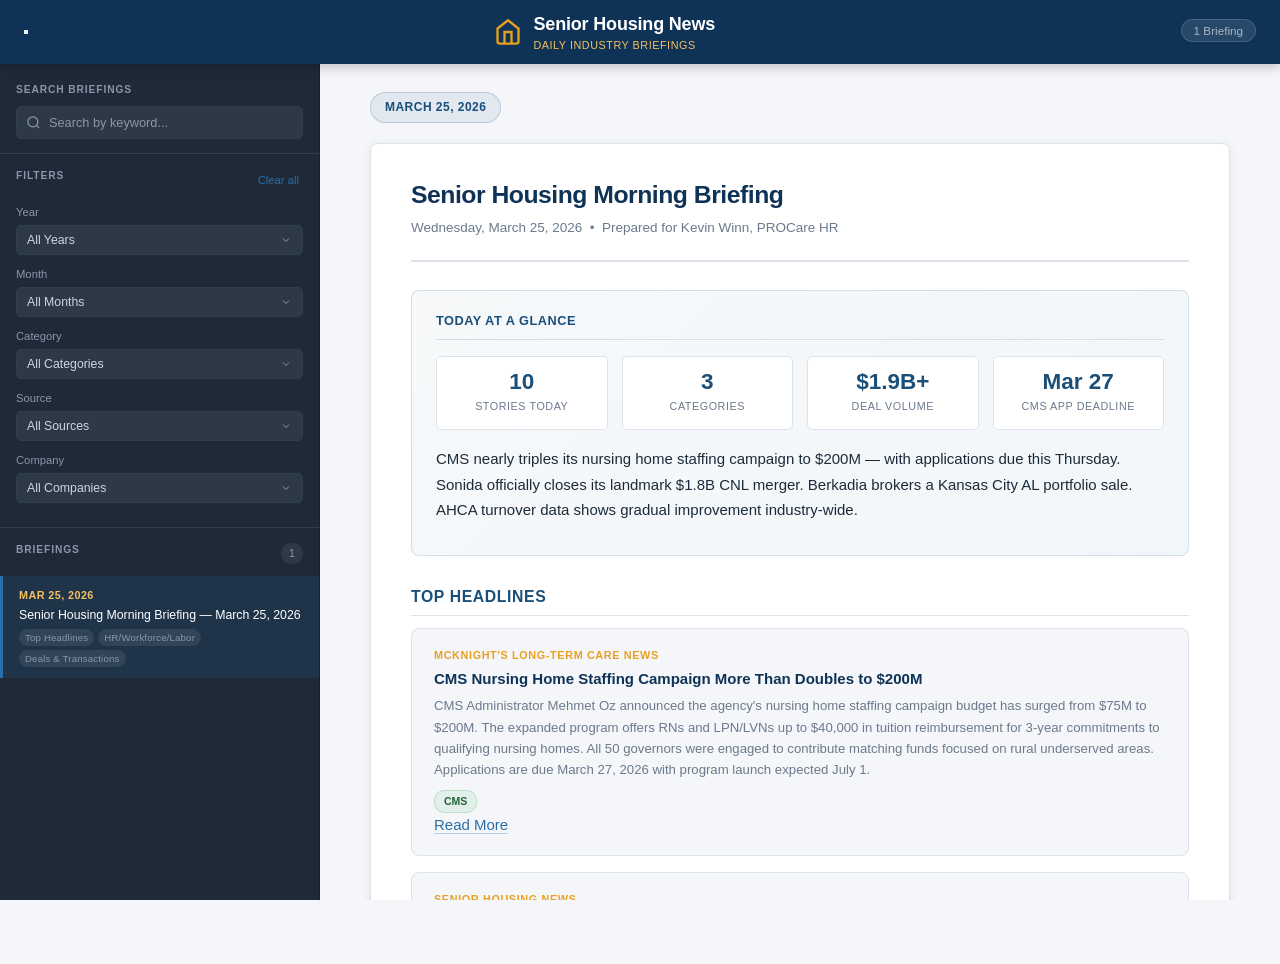
<file: index.html>
<!DOCTYPE html>
<html lang="en">
<head>
  <meta charset="UTF-8" />
  <meta name="viewport" content="width=device-width, initial-scale=1.0" />
  <title>Senior Housing News Daily Briefings</title>
  <link rel="stylesheet" href="styles.css" />
</head>
<body>

  <header class="site-header">
    <div class="header-inner">
      <button class="sidebar-toggle" id="sidebar-toggle" aria-label="Toggle sidebar" aria-expanded="false" aria-controls="sidebar">
        <span class="burger-bar"></span>
        <span class="burger-bar"></span>
        <span class="burger-bar"></span>
      </button>
      <div class="header-brand">
        <svg class="header-icon" viewBox="0 0 24 24" fill="none" stroke="currentColor" stroke-width="2">
          <path d="M3 9l9-7 9 7v11a2 2 0 0 1-2 2H5a2 2 0 0 1-2-2z"/>
          <polyline points="9 22 9 12 15 12 15 22"/>
        </svg>
        <div>
          <h1>Senior Housing News</h1>
          <span class="header-subtitle">Daily Industry Briefings</span>
        </div>
      </div>
      <div class="header-meta" id="header-meta">
        <span class="briefing-count" id="briefing-count">Loading...</span>
      </div>
    </div>
  </header>

  <div class="sidebar-overlay" id="sidebar-overlay" aria-hidden="true"></div>

  <div class="app-layout">

    <!-- Sidebar -->
    <aside class="sidebar" id="sidebar">

      <div class="sidebar-search">
        <label class="sidebar-section-label">Search Briefings</label>
        <div class="search-input-wrap">
          <svg class="search-icon" viewBox="0 0 24 24" fill="none" stroke="currentColor" stroke-width="2">
            <circle cx="11" cy="11" r="8"/><line x1="21" y1="21" x2="16.65" y2="16.65"/>
          </svg>
          <input type="text" id="search-input" placeholder="Search by keyword..." autocomplete="off" />
          <button class="search-clear" id="search-clear" title="Clear search" aria-label="Clear search">&times;</button>
        </div>
      </div>

      <div class="sidebar-filters">
        <div class="filters-header">
          <label class="sidebar-section-label">Filters</label>
          <button class="clear-filters-btn" id="clear-filters-btn">Clear all</button>
        </div>

        <div class="filter-group">
          <label class="filter-label" for="filter-year">Year</label>
          <select id="filter-year">
            <option value="">All Years</option>
          </select>
        </div>

        <div class="filter-group">
          <label class="filter-label" for="filter-month">Month</label>
          <select id="filter-month">
            <option value="">All Months</option>
            <option value="01">January</option>
            <option value="02">February</option>
            <option value="03">March</option>
            <option value="04">April</option>
            <option value="05">May</option>
            <option value="06">June</option>
            <option value="07">July</option>
            <option value="08">August</option>
            <option value="09">September</option>
            <option value="10">October</option>
            <option value="11">November</option>
            <option value="12">December</option>
          </select>
        </div>

        <div class="filter-group">
          <label class="filter-label" for="filter-category">Category</label>
          <select id="filter-category">
            <option value="">All Categories</option>
          </select>
        </div>

        <div class="filter-group">
          <label class="filter-label" for="filter-source">Source</label>
          <select id="filter-source">
            <option value="">All Sources</option>
          </select>
        </div>

        <div class="filter-group">
          <label class="filter-label" for="filter-company">Company</label>
          <select id="filter-company">
            <option value="">All Companies</option>
          </select>
        </div>
      </div>

      <div class="sidebar-list-section">
        <div class="sidebar-list-header">
          <label class="sidebar-section-label">Briefings</label>
          <span class="results-count" id="results-count"></span>
        </div>
        <ul class="briefings-list" id="briefings-list">
          <li class="list-loading">Loading briefings...</li>
        </ul>
      </div>

    </aside>

    <!-- Main content -->
    <main class="main-content" id="main-content">
      <div class="content-loading" id="content-loading">
        <div class="spinner"></div>
        <p>Loading briefing...</p>
      </div>
      <div class="briefing-container" id="briefing-container" style="display:none;">
        <div class="briefing-header-bar">
          <div class="briefing-date-badge" id="briefing-date-badge"></div>
        </div>
        <div class="briefing-body" id="briefing-body"></div>
        <div class="briefing-tags-footer" id="briefing-tags-footer">
          <span class="tags-footer-label">Filter by tag:</span>
          <div class="briefing-tags" id="briefing-tags"></div>
        </div>
      </div>
      <div class="empty-state" id="empty-state" style="display:none;">
        <svg viewBox="0 0 24 24" fill="none" stroke="currentColor" stroke-width="1.5">
          <path d="M9 12h6m-6 4h6m2 5H7a2 2 0 01-2-2V5a2 2 0 012-2h5.586a1 1 0 01.707.293l5.414 5.414a1 1 0 01.293.707V19a2 2 0 01-2 2z"/>
        </svg>
        <h3>No briefings found</h3>
        <p>Try adjusting your filters or search query.</p>
        <button class="btn-reset" id="btn-reset-empty">Reset filters</button>
      </div>
    </main>

  </div>

  <script src="app.js"></script>
</body>
</html>
</file>
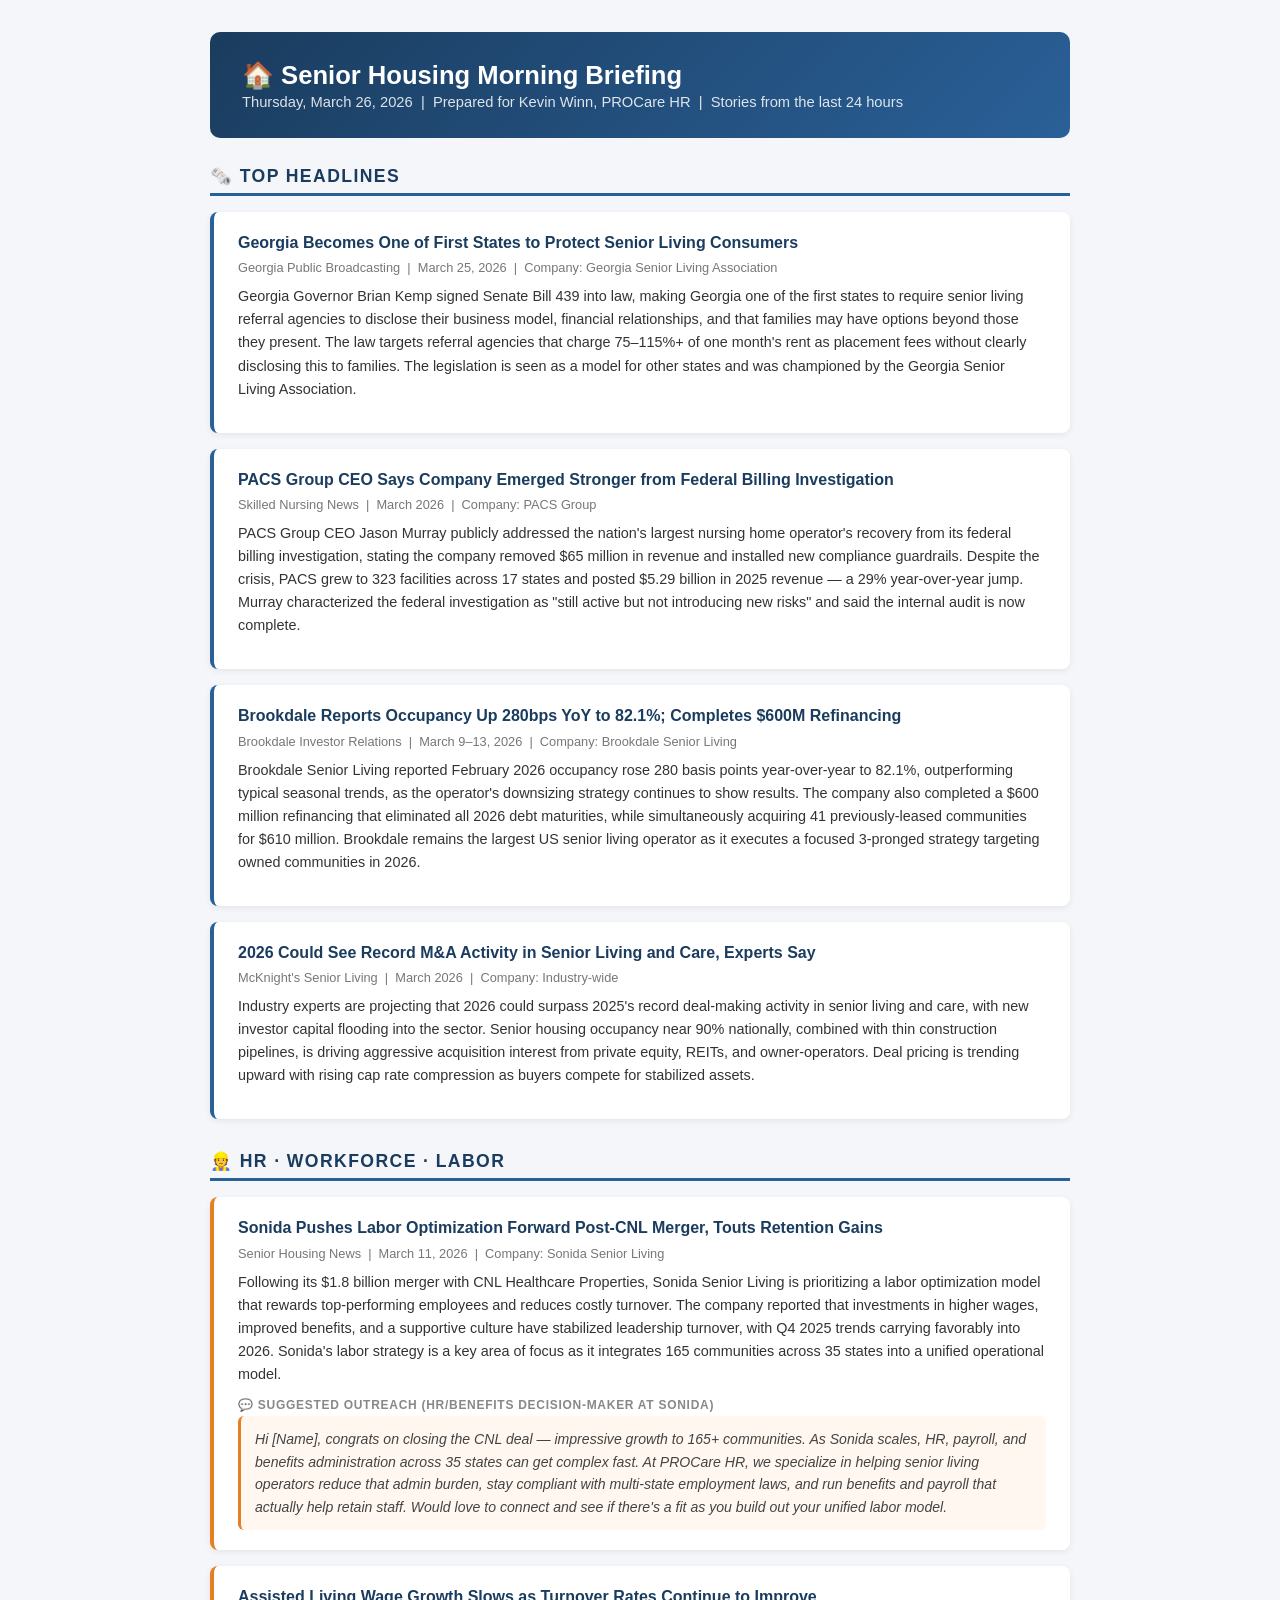
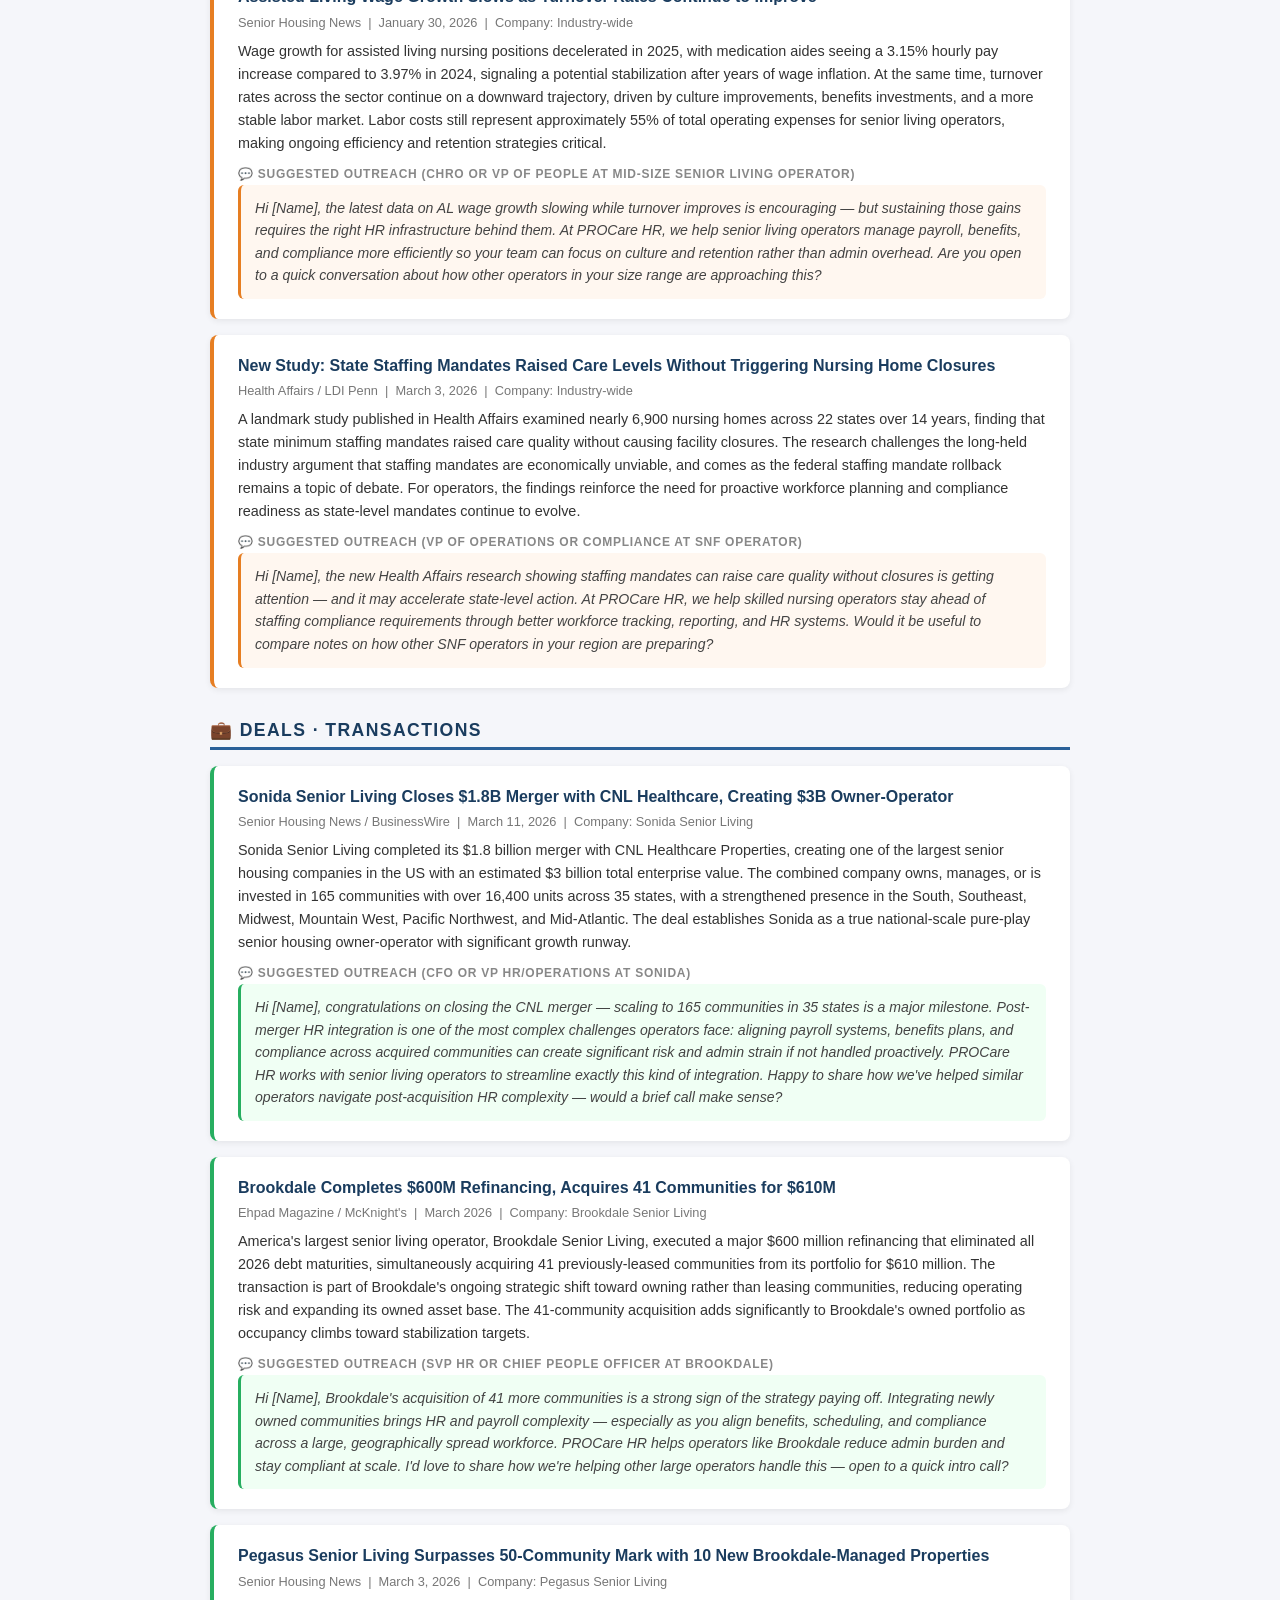
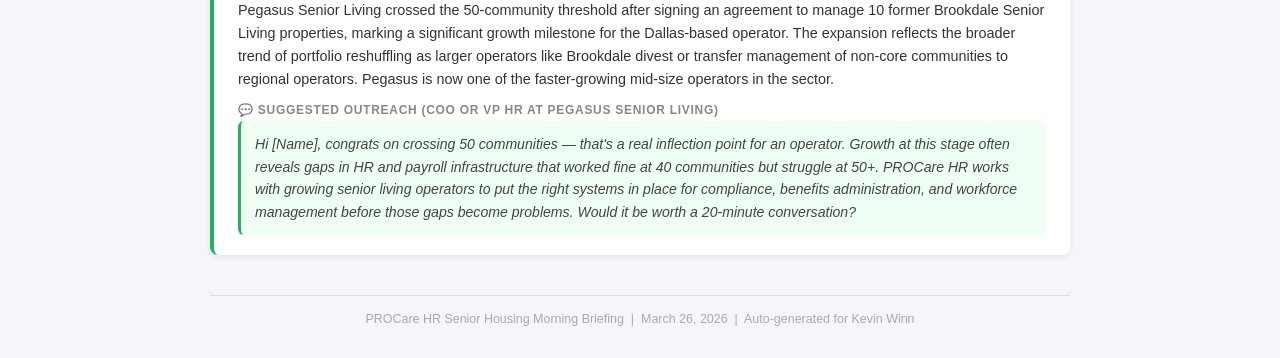
<file: briefings/briefing-2026-03-26.html>
<!DOCTYPE html>
<html lang="en">
<head>
  <meta charset="UTF-8" />
  <meta name="viewport" content="width=device-width, initial-scale=1.0" />
  <title>Senior Housing Morning Briefing — March 26, 2026</title>
  <style>
    * { box-sizing: border-box; margin: 0; padding: 0; }
    body {
      font-family: -apple-system, BlinkMacSystemFont, "Segoe UI", Roboto, Helvetica, Arial, sans-serif;
      background: #f5f6fa;
      color: #222;
      padding: 32px 20px;
    }
    .container { max-width: 860px; margin: 0 auto; }
    header {
      background: linear-gradient(135deg, #1a3c5e 0%, #2a6098 100%);
      color: #fff;
      padding: 28px 32px;
      border-radius: 10px;
      margin-bottom: 28px;
    }
    header h1 { font-size: 1.6rem; font-weight: 700; margin-bottom: 4px; }
    header p { font-size: 0.92rem; opacity: 0.85; }
    .section { margin-bottom: 32px; }
    .section-title {
      font-size: 1.1rem;
      font-weight: 700;
      text-transform: uppercase;
      letter-spacing: 0.08em;
      color: #1a3c5e;
      border-bottom: 3px solid #2a6098;
      padding-bottom: 6px;
      margin-bottom: 16px;
    }
    .card {
      background: #fff;
      border-radius: 8px;
      padding: 20px 24px;
      margin-bottom: 16px;
      box-shadow: 0 2px 6px rgba(0,0,0,0.07);
      border-left: 4px solid #2a6098;
    }
    .card.hr { border-left-color: #e67e22; }
    .card.deal { border-left-color: #27ae60; }
    .card h3 { font-size: 1rem; font-weight: 700; margin-bottom: 6px; line-height: 1.4; }
    .card h3 a { color: #1a3c5e; text-decoration: none; }
    .card h3 a:hover { text-decoration: underline; }
    .meta { font-size: 0.8rem; color: #777; margin-bottom: 10px; }
    .summary { font-size: 0.9rem; line-height: 1.6; color: #333; margin-bottom: 12px; }
    .outreach-label {
      font-size: 0.75rem;
      font-weight: 700;
      text-transform: uppercase;
      letter-spacing: 0.06em;
      color: #888;
      margin-bottom: 4px;
    }
    .outreach {
      font-size: 0.88rem;
      line-height: 1.6;
      color: #444;
      background: #f0f7ff;
      border-radius: 6px;
      padding: 12px 14px;
      border-left: 3px solid #2a6098;
      font-style: italic;
    }
    .outreach.hr-outreach { background: #fff7f0; border-left-color: #e67e22; }
    .outreach.deal-outreach { background: #f0fff4; border-left-color: #27ae60; }
    .nothing { color: #999; font-style: italic; font-size: 0.9rem; padding: 12px 0; }
    footer {
      text-align: center;
      font-size: 0.78rem;
      color: #aaa;
      margin-top: 40px;
      padding-top: 16px;
      border-top: 1px solid #e0e0e0;
    }
  </style>
</head>
<body>
<div class="container">

  <header>
    <h1>🏠 Senior Housing Morning Briefing</h1>
    <p>Thursday, March 26, 2026 &nbsp;|&nbsp; Prepared for Kevin Winn, PROCare HR &nbsp;|&nbsp; Stories from the last 24 hours</p>
  </header>

  <!-- TOP HEADLINES -->
  <div class="section">
    <div class="section-title">🗞️ Top Headlines</div>

    <div class="card">
      <h3><a href="https://www.gpb.org/news/2026/03/25/georgia-one-of-the-first-states-law-protecting-people-seeking-senior-living" target="_blank">Georgia Becomes One of First States to Protect Senior Living Consumers</a></h3>
      <div class="meta">Georgia Public Broadcasting &nbsp;|&nbsp; March 25, 2026 &nbsp;|&nbsp; Company: Georgia Senior Living Association</div>
      <div class="summary">Georgia Governor Brian Kemp signed Senate Bill 439 into law, making Georgia one of the first states to require senior living referral agencies to disclose their business model, financial relationships, and that families may have options beyond those they present. The law targets referral agencies that charge 75–115%+ of one month's rent as placement fees without clearly disclosing this to families. The legislation is seen as a model for other states and was championed by the Georgia Senior Living Association.</div>
    </div>

    <div class="card">
      <h3><a href="https://skillednursingnews.com/2026/03/time-of-crisis-nursing-home-giant-pacs-ceo-on-emerging-stronger-from-a-federal-investigation/" target="_blank">PACS Group CEO Says Company Emerged Stronger from Federal Billing Investigation</a></h3>
      <div class="meta">Skilled Nursing News &nbsp;|&nbsp; March 2026 &nbsp;|&nbsp; Company: PACS Group</div>
      <div class="summary">PACS Group CEO Jason Murray publicly addressed the nation's largest nursing home operator's recovery from its federal billing investigation, stating the company removed $65 million in revenue and installed new compliance guardrails. Despite the crisis, PACS grew to 323 facilities across 17 states and posted $5.29 billion in 2025 revenue — a 29% year-over-year jump. Murray characterized the federal investigation as "still active but not introducing new risks" and said the internal audit is now complete.</div>
    </div>

    <div class="card">
      <h3><a href="https://brookdaleinvestors.com/news/news-details/2026/Brookdale-Reports-February-2026-Occupancy/default.aspx" target="_blank">Brookdale Reports Occupancy Up 280bps YoY to 82.1%; Completes $600M Refinancing</a></h3>
      <div class="meta">Brookdale Investor Relations &nbsp;|&nbsp; March 9–13, 2026 &nbsp;|&nbsp; Company: Brookdale Senior Living</div>
      <div class="summary">Brookdale Senior Living reported February 2026 occupancy rose 280 basis points year-over-year to 82.1%, outperforming typical seasonal trends, as the operator's downsizing strategy continues to show results. The company also completed a $600 million refinancing that eliminated all 2026 debt maturities, while simultaneously acquiring 41 previously-leased communities for $610 million. Brookdale remains the largest US senior living operator as it executes a focused 3-pronged strategy targeting owned communities in 2026.</div>
    </div>

    <div class="card">
      <h3><a href="https://www.mcknightsseniorliving.com/news/2026-could-see-record-acquisitions-in-senior-living-and-care-experts-say/" target="_blank">2026 Could See Record M&amp;A Activity in Senior Living and Care, Experts Say</a></h3>
      <div class="meta">McKnight's Senior Living &nbsp;|&nbsp; March 2026 &nbsp;|&nbsp; Company: Industry-wide</div>
      <div class="summary">Industry experts are projecting that 2026 could surpass 2025's record deal-making activity in senior living and care, with new investor capital flooding into the sector. Senior housing occupancy near 90% nationally, combined with thin construction pipelines, is driving aggressive acquisition interest from private equity, REITs, and owner-operators. Deal pricing is trending upward with rising cap rate compression as buyers compete for stabilized assets.</div>
    </div>

  </div>

  <!-- HR / WORKFORCE / LABOR -->
  <div class="section">
    <div class="section-title">👷 HR · Workforce · Labor</div>

    <div class="card hr">
      <h3><a href="https://seniorhousingnews.com/2026/03/11/quite-the-journey-sonida-closes-1-8m-cnl-deal-pushes-labor-optimization-forward/" target="_blank">Sonida Pushes Labor Optimization Forward Post-CNL Merger, Touts Retention Gains</a></h3>
      <div class="meta">Senior Housing News &nbsp;|&nbsp; March 11, 2026 &nbsp;|&nbsp; Company: Sonida Senior Living</div>
      <div class="summary">Following its $1.8 billion merger with CNL Healthcare Properties, Sonida Senior Living is prioritizing a labor optimization model that rewards top-performing employees and reduces costly turnover. The company reported that investments in higher wages, improved benefits, and a supportive culture have stabilized leadership turnover, with Q4 2025 trends carrying favorably into 2026. Sonida's labor strategy is a key area of focus as it integrates 165 communities across 35 states into a unified operational model.</div>
      <div class="outreach-label">💬 Suggested Outreach (HR/Benefits Decision-Maker at Sonida)</div>
      <div class="outreach hr-outreach">Hi [Name], congrats on closing the CNL deal — impressive growth to 165+ communities. As Sonida scales, HR, payroll, and benefits administration across 35 states can get complex fast. At PROCare HR, we specialize in helping senior living operators reduce that admin burden, stay compliant with multi-state employment laws, and run benefits and payroll that actually help retain staff. Would love to connect and see if there's a fit as you build out your unified labor model.</div>
    </div>

    <div class="card hr">
      <h3><a href="https://seniorhousingnews.com/2026/01/30/assisted-living-wage-growth-slows-turnover-improving/" target="_blank">Assisted Living Wage Growth Slows as Turnover Rates Continue to Improve</a></h3>
      <div class="meta">Senior Housing News &nbsp;|&nbsp; January 30, 2026 &nbsp;|&nbsp; Company: Industry-wide</div>
      <div class="summary">Wage growth for assisted living nursing positions decelerated in 2025, with medication aides seeing a 3.15% hourly pay increase compared to 3.97% in 2024, signaling a potential stabilization after years of wage inflation. At the same time, turnover rates across the sector continue on a downward trajectory, driven by culture improvements, benefits investments, and a more stable labor market. Labor costs still represent approximately 55% of total operating expenses for senior living operators, making ongoing efficiency and retention strategies critical.</div>
      <div class="outreach-label">💬 Suggested Outreach (CHRO or VP of People at mid-size senior living operator)</div>
      <div class="outreach hr-outreach">Hi [Name], the latest data on AL wage growth slowing while turnover improves is encouraging — but sustaining those gains requires the right HR infrastructure behind them. At PROCare HR, we help senior living operators manage payroll, benefits, and compliance more efficiently so your team can focus on culture and retention rather than admin overhead. Are you open to a quick conversation about how other operators in your size range are approaching this?</div>
    </div>

    <div class="card hr">
      <h3><a href="https://ldi.upenn.edu/our-work/research-updates/staffing-mandates-boost-care-without-closing-nursing-homes/" target="_blank">New Study: State Staffing Mandates Raised Care Levels Without Triggering Nursing Home Closures</a></h3>
      <div class="meta">Health Affairs / LDI Penn &nbsp;|&nbsp; March 3, 2026 &nbsp;|&nbsp; Company: Industry-wide</div>
      <div class="summary">A landmark study published in Health Affairs examined nearly 6,900 nursing homes across 22 states over 14 years, finding that state minimum staffing mandates raised care quality without causing facility closures. The research challenges the long-held industry argument that staffing mandates are economically unviable, and comes as the federal staffing mandate rollback remains a topic of debate. For operators, the findings reinforce the need for proactive workforce planning and compliance readiness as state-level mandates continue to evolve.</div>
      <div class="outreach-label">💬 Suggested Outreach (VP of Operations or Compliance at SNF operator)</div>
      <div class="outreach hr-outreach">Hi [Name], the new Health Affairs research showing staffing mandates can raise care quality without closures is getting attention — and it may accelerate state-level action. At PROCare HR, we help skilled nursing operators stay ahead of staffing compliance requirements through better workforce tracking, reporting, and HR systems. Would it be useful to compare notes on how other SNF operators in your region are preparing?</div>
    </div>

  </div>

  <!-- DEALS / TRANSACTIONS -->
  <div class="section">
    <div class="section-title">💼 Deals · Transactions</div>

    <div class="card deal">
      <h3><a href="https://seniorhousingnews.com/2026/03/11/quite-the-journey-sonida-closes-1-8m-cnl-deal-pushes-labor-optimization-forward/" target="_blank">Sonida Senior Living Closes $1.8B Merger with CNL Healthcare, Creating $3B Owner-Operator</a></h3>
      <div class="meta">Senior Housing News / BusinessWire &nbsp;|&nbsp; March 11, 2026 &nbsp;|&nbsp; Company: Sonida Senior Living</div>
      <div class="summary">Sonida Senior Living completed its $1.8 billion merger with CNL Healthcare Properties, creating one of the largest senior housing companies in the US with an estimated $3 billion total enterprise value. The combined company owns, manages, or is invested in 165 communities with over 16,400 units across 35 states, with a strengthened presence in the South, Southeast, Midwest, Mountain West, Pacific Northwest, and Mid-Atlantic. The deal establishes Sonida as a true national-scale pure-play senior housing owner-operator with significant growth runway.</div>
      <div class="outreach-label">💬 Suggested Outreach (CFO or VP HR/Operations at Sonida)</div>
      <div class="outreach deal-outreach">Hi [Name], congratulations on closing the CNL merger — scaling to 165 communities in 35 states is a major milestone. Post-merger HR integration is one of the most complex challenges operators face: aligning payroll systems, benefits plans, and compliance across acquired communities can create significant risk and admin strain if not handled proactively. PROCare HR works with senior living operators to streamline exactly this kind of integration. Happy to share how we've helped similar operators navigate post-acquisition HR complexity — would a brief call make sense?</div>
    </div>

    <div class="card deal">
      <h3><a href="https://www.ehpad-magazine.com/en/brookdales-600m-refinancing-masterclass-how-americas-largest-senior-living-operator-is-reshaping-the-market-in-2026/" target="_blank">Brookdale Completes $600M Refinancing, Acquires 41 Communities for $610M</a></h3>
      <div class="meta">Ehpad Magazine / McKnight's &nbsp;|&nbsp; March 2026 &nbsp;|&nbsp; Company: Brookdale Senior Living</div>
      <div class="summary">America's largest senior living operator, Brookdale Senior Living, executed a major $600 million refinancing that eliminated all 2026 debt maturities, simultaneously acquiring 41 previously-leased communities from its portfolio for $610 million. The transaction is part of Brookdale's ongoing strategic shift toward owning rather than leasing communities, reducing operating risk and expanding its owned asset base. The 41-community acquisition adds significantly to Brookdale's owned portfolio as occupancy climbs toward stabilization targets.</div>
      <div class="outreach-label">💬 Suggested Outreach (SVP HR or Chief People Officer at Brookdale)</div>
      <div class="outreach deal-outreach">Hi [Name], Brookdale's acquisition of 41 more communities is a strong sign of the strategy paying off. Integrating newly owned communities brings HR and payroll complexity — especially as you align benefits, scheduling, and compliance across a large, geographically spread workforce. PROCare HR helps operators like Brookdale reduce admin burden and stay compliant at scale. I'd love to share how we're helping other large operators handle this — open to a quick intro call?</div>
    </div>

    <div class="card deal">
      <h3><a href="https://seniorhousingnews.com/2026/03/03/pegasus-senior-living-adds-10-communities-surpassing-50-community-mark/" target="_blank">Pegasus Senior Living Surpasses 50-Community Mark with 10 New Brookdale-Managed Properties</a></h3>
      <div class="meta">Senior Housing News &nbsp;|&nbsp; March 3, 2026 &nbsp;|&nbsp; Company: Pegasus Senior Living</div>
      <div class="summary">Pegasus Senior Living crossed the 50-community threshold after signing an agreement to manage 10 former Brookdale Senior Living properties, marking a significant growth milestone for the Dallas-based operator. The expansion reflects the broader trend of portfolio reshuffling as larger operators like Brookdale divest or transfer management of non-core communities to regional operators. Pegasus is now one of the faster-growing mid-size operators in the sector.</div>
      <div class="outreach-label">💬 Suggested Outreach (COO or VP HR at Pegasus Senior Living)</div>
      <div class="outreach deal-outreach">Hi [Name], congrats on crossing 50 communities — that's a real inflection point for an operator. Growth at this stage often reveals gaps in HR and payroll infrastructure that worked fine at 40 communities but struggle at 50+. PROCare HR works with growing senior living operators to put the right systems in place for compliance, benefits administration, and workforce management before those gaps become problems. Would it be worth a 20-minute conversation?</div>
    </div>

  </div>

  <footer>
    PROCare HR Senior Housing Morning Briefing &nbsp;|&nbsp; March 26, 2026 &nbsp;|&nbsp; Auto-generated for Kevin Winn
  </footer>

</div>
</body>
</html>
</file>
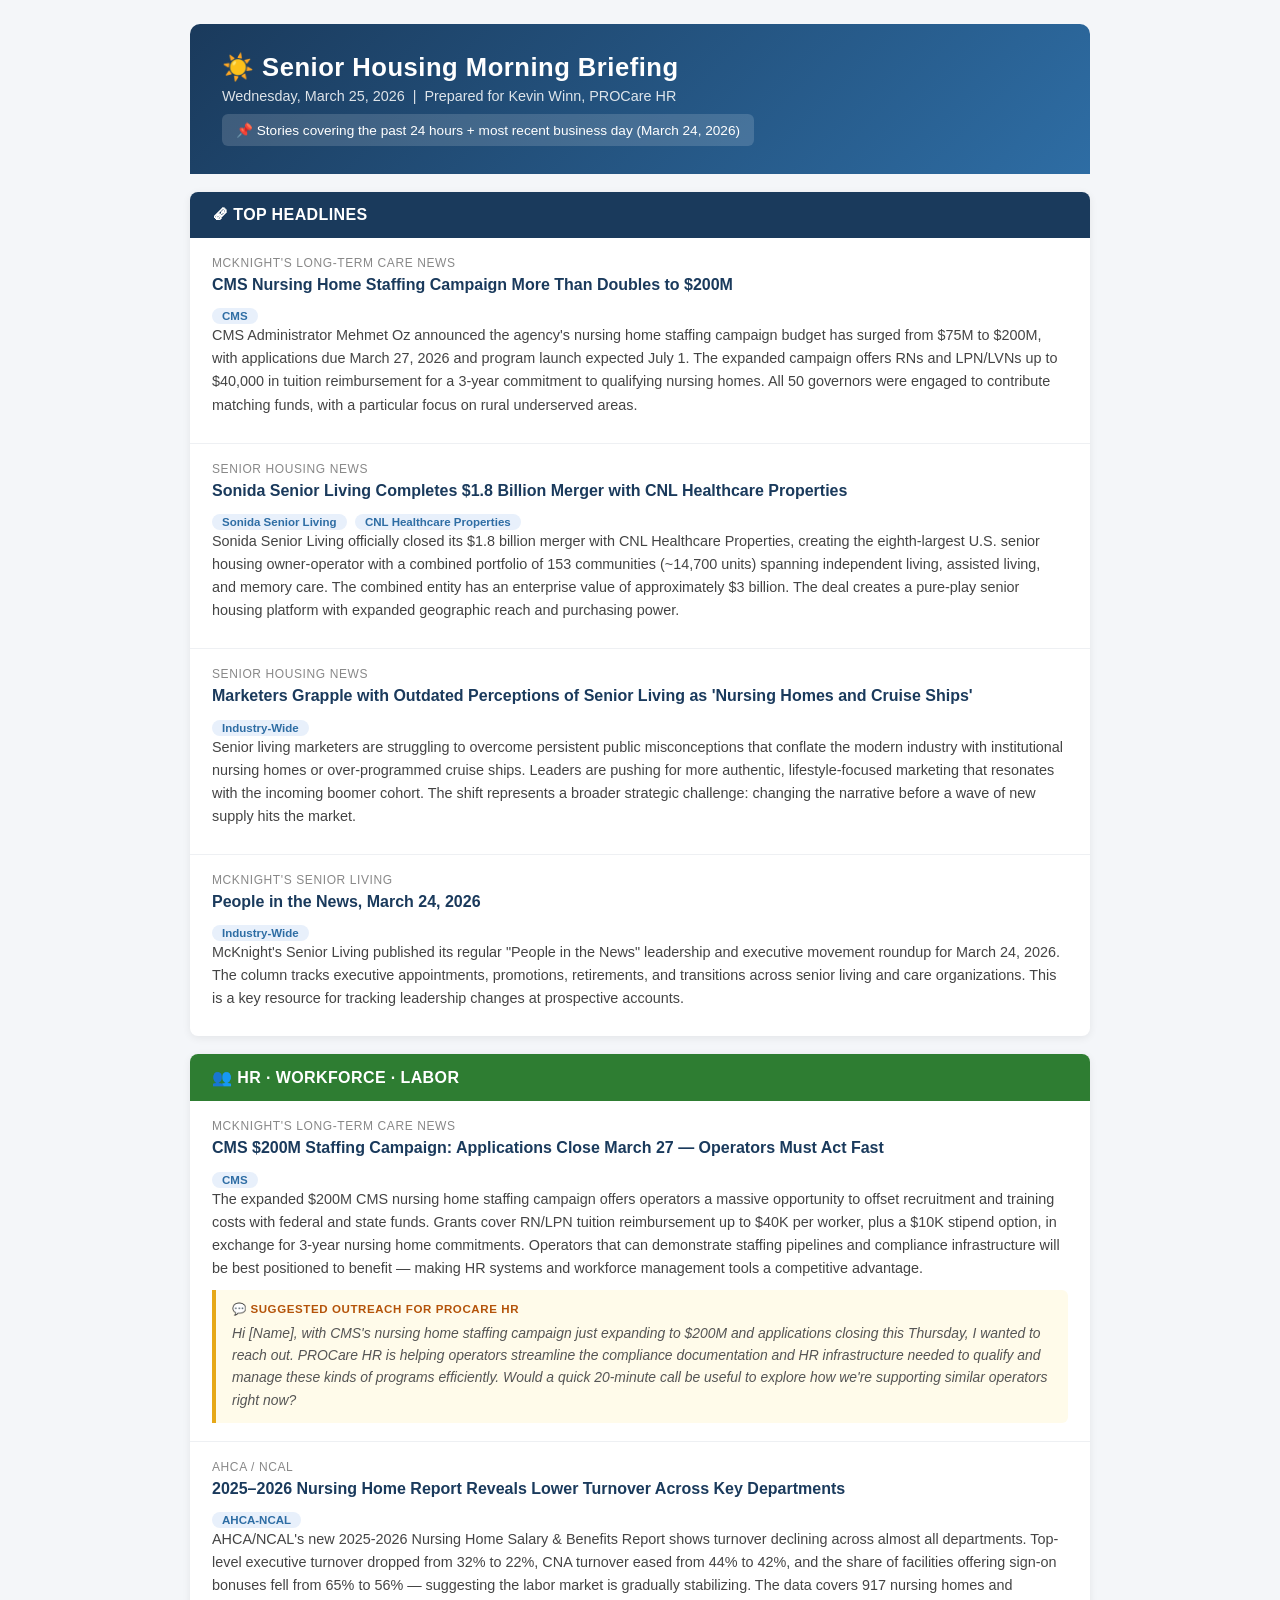
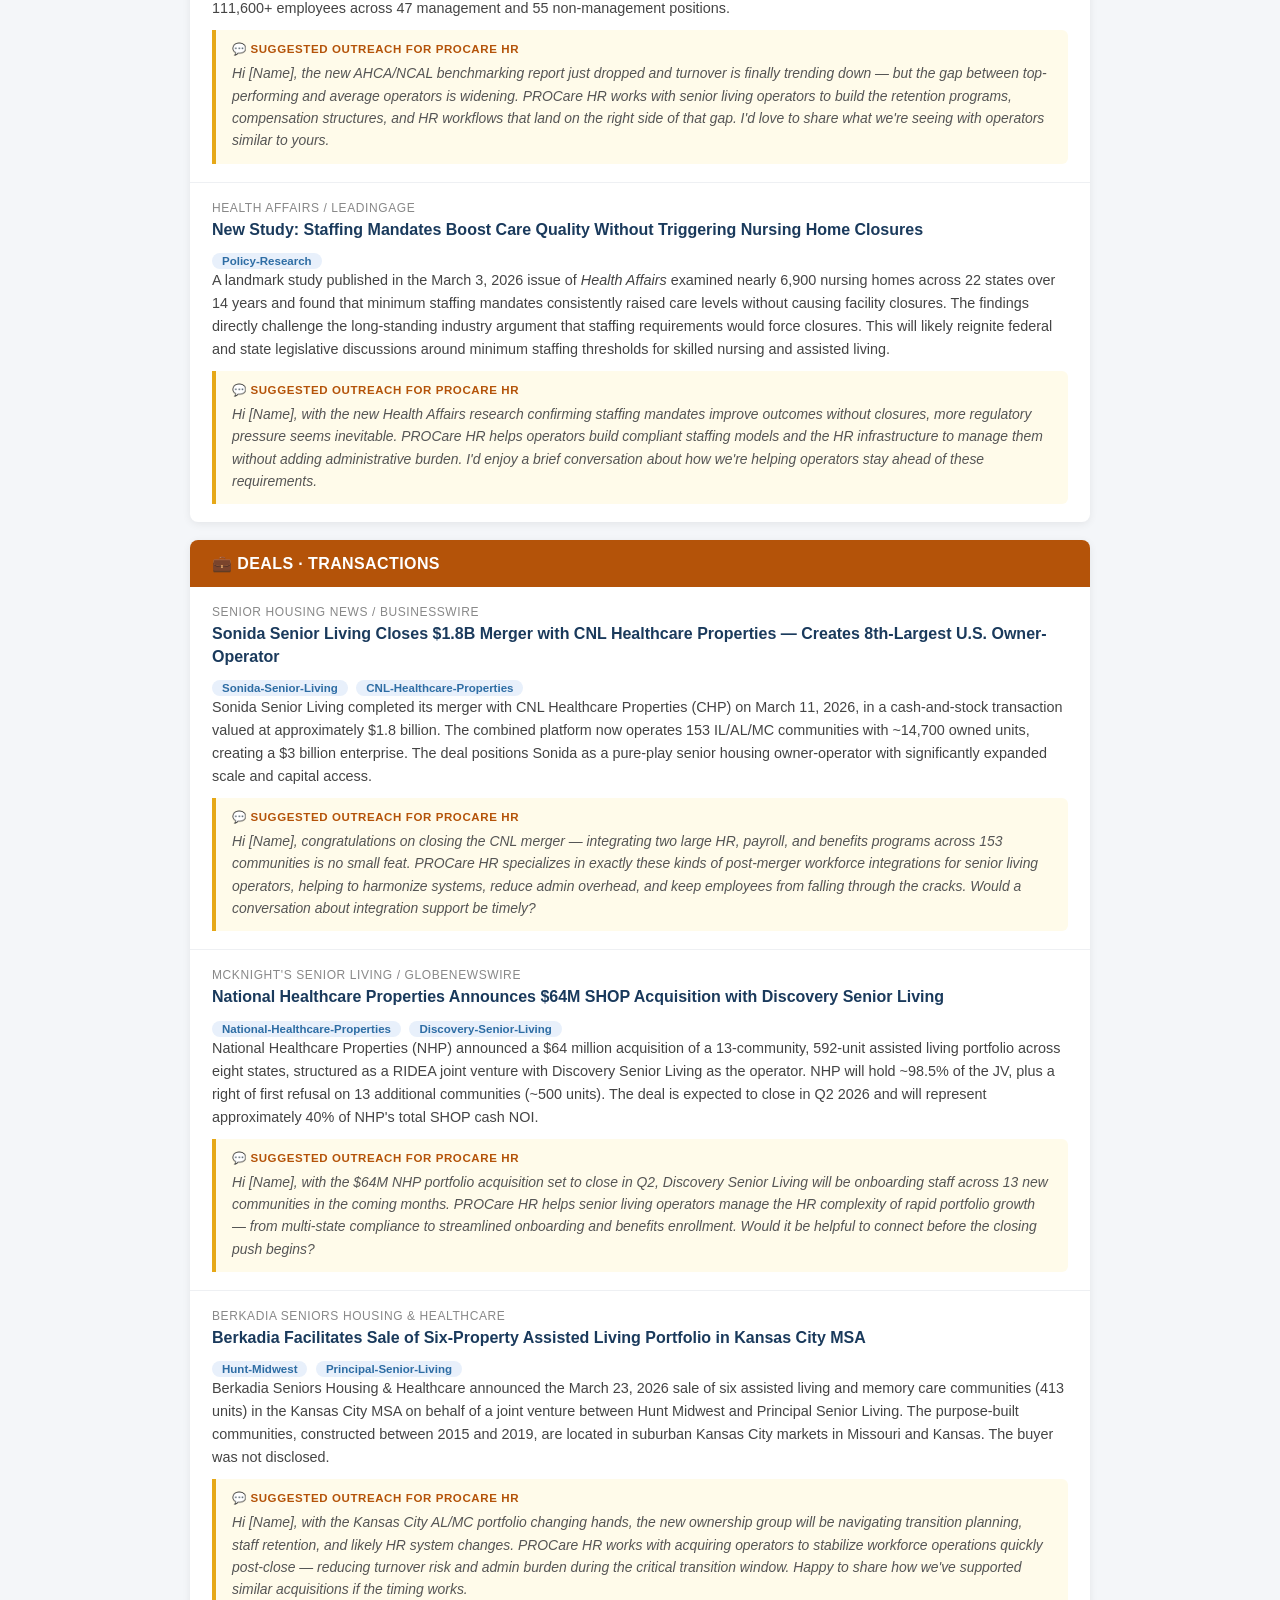
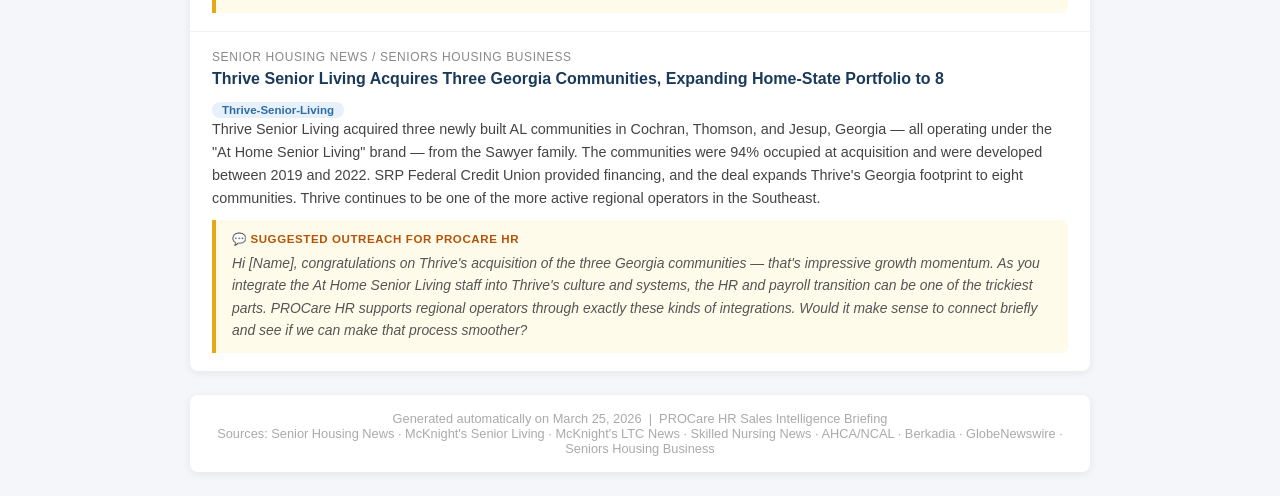
<file: 2026/March/Daily-Briefings/briefing-2026-03-25.html>
<!DOCTYPE html>
<html lang="en">
<head>
  <meta charset="UTF-8" />
  <meta name="viewport" content="width=device-width, initial-scale=1.0" />
  <title>Senior Housing Morning Briefing — March 25, 2026</title>
  <style>
    * { box-sizing: border-box; margin: 0; padding: 0; }
    body {
      font-family: 'Segoe UI', Arial, sans-serif;
      background: #f4f6f9;
      color: #222;
      padding: 24px;
    }
    .container { max-width: 900px; margin: 0 auto; }
    header {
      background: linear-gradient(135deg, #1a3a5c 0%, #2e6da4 100%);
      color: white;
      padding: 28px 32px;
      border-radius: 10px 10px 0 0;
      margin-bottom: 0;
    }
    header h1 { font-size: 1.6rem; font-weight: 700; letter-spacing: 0.5px; }
    header .meta { font-size: 0.9rem; margin-top: 6px; opacity: 0.85; }
    header .tagline {
      font-size: 0.85rem;
      margin-top: 10px;
      padding: 8px 14px;
      background: rgba(255,255,255,0.15);
      border-radius: 6px;
      display: inline-block;
    }
    .section {
      background: white;
      border-radius: 8px;
      margin-top: 18px;
      box-shadow: 0 2px 8px rgba(0,0,0,0.07);
      overflow: hidden;
    }
    .section-header {
      padding: 14px 22px;
      font-size: 1rem;
      font-weight: 700;
      letter-spacing: 0.4px;
      text-transform: uppercase;
      color: white;
    }
    .section-header.top-headlines { background: #1a3a5c; }
    .section-header.hr-workforce { background: #2e7d32; }
    .section-header.deals { background: #b45309; }
    .story {
      padding: 18px 22px;
      border-bottom: 1px solid #eef0f3;
    }
    .story:last-child { border-bottom: none; }
    .story-source {
      font-size: 0.75rem;
      text-transform: uppercase;
      letter-spacing: 0.6px;
      color: #888;
      margin-bottom: 4px;
    }
    .story h3 {
      font-size: 1rem;
      font-weight: 700;
      color: #1a3a5c;
      margin-bottom: 8px;
      line-height: 1.4;
    }
    .story h3 a {
      color: #1a3a5c;
      text-decoration: none;
    }
    .story h3 a:hover { text-decoration: underline; }
    .story p { font-size: 0.9rem; line-height: 1.6; color: #444; margin-bottom: 8px; }
    .outreach-box {
      background: #fffbea;
      border-left: 4px solid #e6a817;
      border-radius: 0 6px 6px 0;
      padding: 12px 16px;
      margin-top: 10px;
    }
    .outreach-box .outreach-label {
      font-size: 0.72rem;
      font-weight: 700;
      text-transform: uppercase;
      letter-spacing: 0.6px;
      color: #b45309;
      margin-bottom: 6px;
    }
    .outreach-box p {
      font-size: 0.87rem;
      color: #555;
      font-style: italic;
      margin: 0;
    }
    .company-tag {
      display: inline-block;
      font-size: 0.72rem;
      background: #e8f0fb;
      color: #2e6da4;
      border-radius: 20px;
      padding: 2px 10px;
      margin-top: 4px;
      margin-right: 4px;
      font-weight: 600;
    }
    .nothing-notable {
      padding: 18px 22px;
      color: #888;
      font-style: italic;
      font-size: 0.9rem;
    }
    footer {
      margin-top: 24px;
      padding: 16px 22px;
      background: #fff;
      border-radius: 8px;
      box-shadow: 0 2px 8px rgba(0,0,0,0.07);
      font-size: 0.8rem;
      color: #aaa;
      text-align: center;
    }
  </style>
</head>
<body>
<div class="container">

  <header>
    <h1>☀️ Senior Housing Morning Briefing</h1>
    <div class="meta">Wednesday, March 25, 2026 &nbsp;|&nbsp; Prepared for Kevin Winn, PROCare HR</div>
    <div class="tagline">📌 Stories covering the past 24 hours + most recent business day (March 24, 2026)</div>
  </header>

  <!-- ============================================================ -->
  <!-- TOP HEADLINES -->
  <!-- ============================================================ -->
  <div class="section">
    <div class="section-header top-headlines">🗞 Top Headlines</div>

    <div class="story">
      <div class="story-source">McKnight's Long-Term Care News</div>
      <h3><a href="https://www.mcknights.com/news/breaking-cms-nursing-home-staffing-campaign-more-than-doubles-to-200m/" target="_blank">CMS Nursing Home Staffing Campaign More Than Doubles to $200M</a></h3>
      <span class="company-tag">CMS</span>
      <p>CMS Administrator Mehmet Oz announced the agency's nursing home staffing campaign budget has surged from $75M to $200M, with applications due March 27, 2026 and program launch expected July 1. The expanded campaign offers RNs and LPN/LVNs up to $40,000 in tuition reimbursement for a 3-year commitment to qualifying nursing homes. All 50 governors were engaged to contribute matching funds, with a particular focus on rural underserved areas.</p>
    </div>

    <div class="story">
      <div class="story-source">Senior Housing News</div>
      <h3><a href="https://investors.sonidaseniorliving.com/news/news-details/2026/Sonida-Senior-Living-Completes-1-8-Billion-Strategic-Merger-with-CNL-Healthcare-Properties-Inc-/default.aspx" target="_blank">Sonida Senior Living Completes $1.8 Billion Merger with CNL Healthcare Properties</a></h3>
      <span class="company-tag">Sonida Senior Living</span>
      <span class="company-tag">CNL Healthcare Properties</span>
      <p>Sonida Senior Living officially closed its $1.8 billion merger with CNL Healthcare Properties, creating the eighth-largest U.S. senior housing owner-operator with a combined portfolio of 153 communities (~14,700 units) spanning independent living, assisted living, and memory care. The combined entity has an enterprise value of approximately $3 billion. The deal creates a pure-play senior housing platform with expanded geographic reach and purchasing power.</p>
    </div>

    <div class="story">
      <div class="story-source">Senior Housing News</div>
      <h3><a href="https://seniorhousingnews.com/2026/03/20/marketers-grapple-with-outdated-perception-of-senior-living-as-nursing-homes-cruise-ships/" target="_blank">Marketers Grapple with Outdated Perceptions of Senior Living as 'Nursing Homes and Cruise Ships'</a></h3>
      <span class="company-tag">Industry-Wide</span>
      <p>Senior living marketers are struggling to overcome persistent public misconceptions that conflate the modern industry with institutional nursing homes or over-programmed cruise ships. Leaders are pushing for more authentic, lifestyle-focused marketing that resonates with the incoming boomer cohort. The shift represents a broader strategic challenge: changing the narrative before a wave of new supply hits the market.</p>
    </div>

    <div class="story">
      <div class="story-source">McKnight's Senior Living</div>
      <h3><a href="https://www.mcknightsseniorliving.com/news/people-in-the-news-march-24-2026/" target="_blank">People in the News, March 24, 2026</a></h3>
      <span class="company-tag">Industry-Wide</span>
      <p>McKnight's Senior Living published its regular "People in the News" leadership and executive movement roundup for March 24, 2026. The column tracks executive appointments, promotions, retirements, and transitions across senior living and care organizations. This is a key resource for tracking leadership changes at prospective accounts.</p>
    </div>

  </div>

  <!-- ============================================================ -->
  <!-- HR / WORKFORCE / LABOR -->
  <!-- ============================================================ -->
  <div class="section">
    <div class="section-header hr-workforce">👥 HR · Workforce · Labor</div>

    <div class="story">
      <div class="story-source">McKnight's Long-Term Care News</div>
      <h3><a href="https://www.mcknights.com/news/breaking-cms-nursing-home-staffing-campaign-more-than-doubles-to-200m/" target="_blank">CMS $200M Staffing Campaign: Applications Close March 27 — Operators Must Act Fast</a></h3>
      <span class="company-tag">CMS</span>
      <p>The expanded $200M CMS nursing home staffing campaign offers operators a massive opportunity to offset recruitment and training costs with federal and state funds. Grants cover RN/LPN tuition reimbursement up to $40K per worker, plus a $10K stipend option, in exchange for 3-year nursing home commitments. Operators that can demonstrate staffing pipelines and compliance infrastructure will be best positioned to benefit — making HR systems and workforce management tools a competitive advantage.</p>
      <div class="outreach-box">
        <div class="outreach-label">💬 Suggested Outreach for PROCare HR</div>
        <p>Hi [Name], with CMS's nursing home staffing campaign just expanding to $200M and applications closing this Thursday, I wanted to reach out. PROCare HR is helping operators streamline the compliance documentation and HR infrastructure needed to qualify and manage these kinds of programs efficiently. Would a quick 20-minute call be useful to explore how we're supporting similar operators right now?</p>
      </div>
    </div>

    <div class="story">
      <div class="story-source">AHCA / NCAL</div>
      <h3><a href="https://www.ahcancal.org/News-and-Communications/Blog/Pages/2025%E2%80%932026-Nursing-Home-Report-Reveals-Lower-Turnover.aspx" target="_blank">2025–2026 Nursing Home Report Reveals Lower Turnover Across Key Departments</a></h3>
      <span class="company-tag">AHCA-NCAL</span>
      <p>AHCA/NCAL's new 2025-2026 Nursing Home Salary & Benefits Report shows turnover declining across almost all departments. Top-level executive turnover dropped from 32% to 22%, CNA turnover eased from 44% to 42%, and the share of facilities offering sign-on bonuses fell from 65% to 56% — suggesting the labor market is gradually stabilizing. The data covers 917 nursing homes and 111,600+ employees across 47 management and 55 non-management positions.</p>
      <div class="outreach-box">
        <div class="outreach-label">💬 Suggested Outreach for PROCare HR</div>
        <p>Hi [Name], the new AHCA/NCAL benchmarking report just dropped and turnover is finally trending down — but the gap between top-performing and average operators is widening. PROCare HR works with senior living operators to build the retention programs, compensation structures, and HR workflows that land on the right side of that gap. I'd love to share what we're seeing with operators similar to yours.</p>
      </div>
    </div>

    <div class="story">
      <div class="story-source">Health Affairs / LeadingAge</div>
      <h3><a href="https://ldi.upenn.edu/our-work/research-updates/staffing-mandates-boost-care-without-closing-nursing-homes/" target="_blank">New Study: Staffing Mandates Boost Care Quality Without Triggering Nursing Home Closures</a></h3>
      <span class="company-tag">Policy-Research</span>
      <p>A landmark study published in the March 3, 2026 issue of <em>Health Affairs</em> examined nearly 6,900 nursing homes across 22 states over 14 years and found that minimum staffing mandates consistently raised care levels without causing facility closures. The findings directly challenge the long-standing industry argument that staffing requirements would force closures. This will likely reignite federal and state legislative discussions around minimum staffing thresholds for skilled nursing and assisted living.</p>
      <div class="outreach-box">
        <div class="outreach-label">💬 Suggested Outreach for PROCare HR</div>
        <p>Hi [Name], with the new Health Affairs research confirming staffing mandates improve outcomes without closures, more regulatory pressure seems inevitable. PROCare HR helps operators build compliant staffing models and the HR infrastructure to manage them without adding administrative burden. I'd enjoy a brief conversation about how we're helping operators stay ahead of these requirements.</p>
      </div>
    </div>

  </div>

  <!-- ============================================================ -->
  <!-- DEALS / TRANSACTIONS -->
  <!-- ============================================================ -->
  <div class="section">
    <div class="section-header deals">💼 Deals · Transactions</div>

    <div class="story">
      <div class="story-source">Senior Housing News / BusinessWire</div>
      <h3><a href="https://investors.sonidaseniorliving.com/news/news-details/2026/Sonida-Senior-Living-Completes-1-8-Billion-Strategic-Merger-with-CNL-Healthcare-Properties-Inc-/default.aspx" target="_blank">Sonida Senior Living Closes $1.8B Merger with CNL Healthcare Properties — Creates 8th-Largest U.S. Owner-Operator</a></h3>
      <span class="company-tag">Sonida-Senior-Living</span>
      <span class="company-tag">CNL-Healthcare-Properties</span>
      <p>Sonida Senior Living completed its merger with CNL Healthcare Properties (CHP) on March 11, 2026, in a cash-and-stock transaction valued at approximately $1.8 billion. The combined platform now operates 153 IL/AL/MC communities with ~14,700 owned units, creating a $3 billion enterprise. The deal positions Sonida as a pure-play senior housing owner-operator with significantly expanded scale and capital access.</p>
      <div class="outreach-box">
        <div class="outreach-label">💬 Suggested Outreach for PROCare HR</div>
        <p>Hi [Name], congratulations on closing the CNL merger — integrating two large HR, payroll, and benefits programs across 153 communities is no small feat. PROCare HR specializes in exactly these kinds of post-merger workforce integrations for senior living operators, helping to harmonize systems, reduce admin overhead, and keep employees from falling through the cracks. Would a conversation about integration support be timely?</p>
      </div>
    </div>

    <div class="story">
      <div class="story-source">McKnight's Senior Living / GlobeNewswire</div>
      <h3><a href="https://www.globenewswire.com/news-release/2026/03/03/3248299/0/en/National-Healthcare-Properties-Announces-64-million-SHOP-Acquisition.html" target="_blank">National Healthcare Properties Announces $64M SHOP Acquisition with Discovery Senior Living</a></h3>
      <span class="company-tag">National-Healthcare-Properties</span>
      <span class="company-tag">Discovery-Senior-Living</span>
      <p>National Healthcare Properties (NHP) announced a $64 million acquisition of a 13-community, 592-unit assisted living portfolio across eight states, structured as a RIDEA joint venture with Discovery Senior Living as the operator. NHP will hold ~98.5% of the JV, plus a right of first refusal on 13 additional communities (~500 units). The deal is expected to close in Q2 2026 and will represent approximately 40% of NHP's total SHOP cash NOI.</p>
      <div class="outreach-box">
        <div class="outreach-label">💬 Suggested Outreach for PROCare HR</div>
        <p>Hi [Name], with the $64M NHP portfolio acquisition set to close in Q2, Discovery Senior Living will be onboarding staff across 13 new communities in the coming months. PROCare HR helps senior living operators manage the HR complexity of rapid portfolio growth — from multi-state compliance to streamlined onboarding and benefits enrollment. Would it be helpful to connect before the closing push begins?</p>
      </div>
    </div>

    <div class="story">
      <div class="story-source">Berkadia Seniors Housing &amp; Healthcare</div>
      <h3><a href="https://www.berkadia.com/news/senior-living-portfolio-kansas-city-msa-mo-sold-by-berkadia-2026/" target="_blank">Berkadia Facilitates Sale of Six-Property Assisted Living Portfolio in Kansas City MSA</a></h3>
      <span class="company-tag">Hunt-Midwest</span>
      <span class="company-tag">Principal-Senior-Living</span>
      <p>Berkadia Seniors Housing & Healthcare announced the March 23, 2026 sale of six assisted living and memory care communities (413 units) in the Kansas City MSA on behalf of a joint venture between Hunt Midwest and Principal Senior Living. The purpose-built communities, constructed between 2015 and 2019, are located in suburban Kansas City markets in Missouri and Kansas. The buyer was not disclosed.</p>
      <div class="outreach-box">
        <div class="outreach-label">💬 Suggested Outreach for PROCare HR</div>
        <p>Hi [Name], with the Kansas City AL/MC portfolio changing hands, the new ownership group will be navigating transition planning, staff retention, and likely HR system changes. PROCare HR works with acquiring operators to stabilize workforce operations quickly post-close — reducing turnover risk and admin burden during the critical transition window. Happy to share how we've supported similar acquisitions if the timing works.</p>
      </div>
    </div>

    <div class="story">
      <div class="story-source">Senior Housing News / Seniors Housing Business</div>
      <h3><a href="https://seniorshousingbusiness.com/thrive-senior-living-acquires-three-communities-in-georgia/" target="_blank">Thrive Senior Living Acquires Three Georgia Communities, Expanding Home-State Portfolio to 8</a></h3>
      <span class="company-tag">Thrive-Senior-Living</span>
      <p>Thrive Senior Living acquired three newly built AL communities in Cochran, Thomson, and Jesup, Georgia — all operating under the "At Home Senior Living" brand — from the Sawyer family. The communities were 94% occupied at acquisition and were developed between 2019 and 2022. SRP Federal Credit Union provided financing, and the deal expands Thrive's Georgia footprint to eight communities. Thrive continues to be one of the more active regional operators in the Southeast.</p>
      <div class="outreach-box">
        <div class="outreach-label">💬 Suggested Outreach for PROCare HR</div>
        <p>Hi [Name], congratulations on Thrive's acquisition of the three Georgia communities — that's impressive growth momentum. As you integrate the At Home Senior Living staff into Thrive's culture and systems, the HR and payroll transition can be one of the trickiest parts. PROCare HR supports regional operators through exactly these kinds of integrations. Would it make sense to connect briefly and see if we can make that process smoother?</p>
      </div>
    </div>

  </div>

  <footer>
    Generated automatically on March 25, 2026 &nbsp;|&nbsp; PROCare HR Sales Intelligence Briefing<br>
    Sources: Senior Housing News · McKnight's Senior Living · McKnight's LTC News · Skilled Nursing News · AHCA/NCAL · Berkadia · GlobeNewswire · Seniors Housing Business
  </footer>

</div>
</body>
</html>
</file>
<file: styles.css>
/* ===== Reset & Base ===== */
*, *::before, *::after { box-sizing: border-box; margin: 0; padding: 0; }

:root {
  --primary:       #1a4f7a;
  --primary-light: #2a6fa8;
  --primary-dark:  #0f3357;
  --accent:        #e8a020;
  --accent-light:  #f5c060;
  --bg:            #f4f6f9;
  --bg-card:       #ffffff;
  --bg-sidebar:    #1e2a38;
  --bg-sidebar-sec:#253344;
  --text:          #1c2b3a;
  --text-muted:    #6b7a8d;
  --text-sidebar:  #cdd5e0;
  --text-sidebar-muted: #8a97a8;
  --border:        #dde3ea;
  --border-sidebar:#2e3e52;
  --active:        #2a6fa8;
  --active-bg:     rgba(42,111,168,0.15);
  --radius:        8px;
  --radius-sm:     5px;
  --shadow:        0 2px 8px rgba(0,0,0,0.08);
  --shadow-md:     0 4px 16px rgba(0,0,0,0.12);
  --sidebar-w:     320px;
  --header-h:      64px;
  --transition:    0.18s ease;
}

html { font-size: 15px; }

body {
  font-family: -apple-system, BlinkMacSystemFont, 'Segoe UI', Roboto, 'Helvetica Neue', Arial, sans-serif;
  background: var(--bg);
  color: var(--text);
  line-height: 1.6;
  min-height: 100vh;
}

/* ===== Header ===== */
.site-header {
  position: fixed;
  top: 0; left: 0; right: 0;
  height: var(--header-h);
  background: var(--primary-dark);
  z-index: 100;
  box-shadow: 0 2px 12px rgba(0,0,0,0.25);
}

.header-inner {
  max-width: 100%;
  height: 100%;
  display: flex;
  align-items: center;
  justify-content: space-between;
  padding: 0 24px;
}

.header-brand {
  display: flex;
  align-items: center;
  gap: 12px;
  color: #fff;
}

.header-icon {
  width: 28px; height: 28px;
  color: var(--accent);
  flex-shrink: 0;
}

.header-brand h1 {
  font-size: 1.2rem;
  font-weight: 700;
  color: #fff;
  letter-spacing: -0.01em;
}

.header-subtitle {
  display: block;
  font-size: 0.72rem;
  color: var(--accent-light);
  letter-spacing: 0.05em;
  text-transform: uppercase;
  font-weight: 500;
  margin-top: -2px;
}

.header-meta {
  color: rgba(255,255,255,0.6);
  font-size: 0.82rem;
}

.briefing-count {
  background: rgba(255,255,255,0.1);
  border: 1px solid rgba(255,255,255,0.15);
  padding: 4px 12px;
  border-radius: 20px;
  font-size: 0.78rem;
}

/* ===== App Layout ===== */
.app-layout {
  display: flex;
  margin-top: var(--header-h);
  height: calc(100vh - var(--header-h));
  overflow: hidden;
}

/* ===== Sidebar ===== */
.sidebar {
  width: var(--sidebar-w);
  flex-shrink: 0;
  background: var(--bg-sidebar);
  height: 100%;
  overflow-y: auto;
  overflow-x: hidden;
  display: flex;
  flex-direction: column;
  border-right: 1px solid rgba(0,0,0,0.2);
}

.sidebar::-webkit-scrollbar { width: 5px; }
.sidebar::-webkit-scrollbar-track { background: transparent; }
.sidebar::-webkit-scrollbar-thumb { background: rgba(255,255,255,0.12); border-radius: 3px; }

/* Search */
.sidebar-search {
  padding: 18px 16px 14px;
  border-bottom: 1px solid var(--border-sidebar);
}

.sidebar-section-label {
  display: block;
  font-size: 0.68rem;
  font-weight: 700;
  letter-spacing: 0.09em;
  text-transform: uppercase;
  color: var(--text-sidebar-muted);
  margin-bottom: 8px;
}

.search-input-wrap {
  position: relative;
  display: flex;
  align-items: center;
}

.search-icon {
  position: absolute;
  left: 10px;
  width: 15px; height: 15px;
  color: var(--text-sidebar-muted);
  pointer-events: none;
  flex-shrink: 0;
}

#search-input {
  width: 100%;
  background: rgba(255,255,255,0.07);
  border: 1px solid var(--border-sidebar);
  border-radius: var(--radius-sm);
  padding: 8px 30px 8px 32px;
  color: var(--text-sidebar);
  font-size: 0.85rem;
  outline: none;
  transition: border-color var(--transition), background var(--transition);
}

#search-input::placeholder { color: var(--text-sidebar-muted); }

#search-input:focus {
  border-color: var(--primary-light);
  background: rgba(255,255,255,0.1);
}

.search-clear {
  position: absolute;
  right: 8px;
  background: none;
  border: none;
  color: var(--text-sidebar-muted);
  cursor: pointer;
  font-size: 1.1rem;
  line-height: 1;
  padding: 2px 4px;
  border-radius: 3px;
  display: none;
  transition: color var(--transition);
}

.search-clear:hover { color: #fff; }
.search-clear.visible { display: block; }

/* Filters */
.sidebar-filters {
  padding: 14px 16px;
  border-bottom: 1px solid var(--border-sidebar);
}

.filters-header {
  display: flex;
  align-items: center;
  justify-content: space-between;
  margin-bottom: 10px;
}

.clear-filters-btn {
  background: none;
  border: none;
  color: var(--primary-light);
  font-size: 0.75rem;
  cursor: pointer;
  padding: 2px 4px;
  border-radius: 3px;
  transition: color var(--transition);
}

.clear-filters-btn:hover { color: var(--accent-light); }

.filter-group {
  margin-bottom: 10px;
}

.filter-label {
  display: block;
  font-size: 0.75rem;
  color: var(--text-sidebar-muted);
  margin-bottom: 4px;
  font-weight: 500;
}

.filter-group select {
  width: 100%;
  background: rgba(255,255,255,0.07);
  border: 1px solid var(--border-sidebar);
  border-radius: var(--radius-sm);
  padding: 7px 10px;
  color: var(--text-sidebar);
  font-size: 0.82rem;
  outline: none;
  cursor: pointer;
  appearance: none;
  background-image: url("data:image/svg+xml,%3Csvg xmlns='http://www.w3.org/2000/svg' width='12' height='12' viewBox='0 0 24 24' fill='none' stroke='%238a97a8' stroke-width='2'%3E%3Cpolyline points='6 9 12 15 18 9'/%3E%3C/svg%3E");
  background-repeat: no-repeat;
  background-position: right 10px center;
  padding-right: 28px;
  transition: border-color var(--transition), background var(--transition);
}

.filter-group select:focus {
  border-color: var(--primary-light);
  background-color: rgba(255,255,255,0.1);
}

.filter-group select option {
  background: #253344;
  color: var(--text-sidebar);
}

/* Briefings list */
.sidebar-list-section {
  flex: 1;
  display: flex;
  flex-direction: column;
  min-height: 0;
  padding: 14px 0 16px;
}

.sidebar-list-header {
  display: flex;
  align-items: center;
  justify-content: space-between;
  padding: 0 16px 10px;
}

.results-count {
  font-size: 0.72rem;
  color: var(--text-sidebar-muted);
  background: rgba(255,255,255,0.07);
  padding: 2px 8px;
  border-radius: 10px;
}

.briefings-list {
  list-style: none;
  overflow-y: auto;
  flex: 1;
}

.briefings-list::-webkit-scrollbar { width: 4px; }
.briefings-list::-webkit-scrollbar-thumb { background: rgba(255,255,255,0.1); border-radius: 2px; }

.briefing-list-item {
  padding: 11px 16px;
  cursor: pointer;
  border-left: 3px solid transparent;
  transition: background var(--transition), border-color var(--transition);
  position: relative;
}

.briefing-list-item:hover {
  background: rgba(255,255,255,0.05);
}

.briefing-list-item.active {
  background: var(--active-bg);
  border-left-color: var(--primary-light);
}

.briefing-list-item.active .bli-date { color: var(--accent-light); }
.briefing-list-item.active .bli-title { color: #fff; }

.bli-date {
  font-size: 0.72rem;
  font-weight: 700;
  color: var(--accent);
  text-transform: uppercase;
  letter-spacing: 0.04em;
  margin-bottom: 3px;
}

.bli-title {
  font-size: 0.82rem;
  color: var(--text-sidebar);
  line-height: 1.35;
  font-weight: 500;
}

.bli-cats {
  display: flex;
  flex-wrap: wrap;
  gap: 4px;
  margin-top: 5px;
}

.bli-cat-tag {
  font-size: 0.64rem;
  background: rgba(255,255,255,0.08);
  color: var(--text-sidebar-muted);
  padding: 1px 6px;
  border-radius: 10px;
  letter-spacing: 0.02em;
}

.list-loading, .list-empty {
  padding: 24px 16px;
  color: var(--text-sidebar-muted);
  font-size: 0.82rem;
  text-align: center;
}

/* ===== Main Content ===== */
.main-content {
  flex: 1;
  overflow-y: auto;
  padding: 28px 32px;
  min-width: 0;
}

.main-content::-webkit-scrollbar { width: 7px; }
.main-content::-webkit-scrollbar-track { background: var(--bg); }
.main-content::-webkit-scrollbar-thumb { background: var(--border); border-radius: 4px; }

/* Loading spinner */
.content-loading {
  display: flex;
  flex-direction: column;
  align-items: center;
  justify-content: center;
  height: 60vh;
  gap: 16px;
  color: var(--text-muted);
}

.spinner {
  width: 36px; height: 36px;
  border: 3px solid var(--border);
  border-top-color: var(--primary);
  border-radius: 50%;
  animation: spin 0.8s linear infinite;
}

@keyframes spin { to { transform: rotate(360deg); } }

/* Briefing display */
.briefing-container {
  max-width: 860px;
  margin: 0 auto;
}

.briefing-header-bar {
  display: flex;
  align-items: flex-start;
  justify-content: space-between;
  gap: 16px;
  margin-bottom: 20px;
  flex-wrap: wrap;
}

.briefing-date-badge {
  font-size: 0.8rem;
  font-weight: 700;
  color: var(--primary);
  background: rgba(26,79,122,0.08);
  border: 1px solid rgba(26,79,122,0.2);
  padding: 5px 14px;
  border-radius: 20px;
  letter-spacing: 0.04em;
  text-transform: uppercase;
}

.briefing-tags {
  display: flex;
  flex-wrap: wrap;
  gap: 6px;
  flex: 1;
  justify-content: flex-end;
}

.briefing-tag {
  font-size: 0.72rem;
  padding: 3px 10px;
  border-radius: 12px;
  font-weight: 600;
  letter-spacing: 0.02em;
}

.briefing-tag.cat {
  background: rgba(26,79,122,0.1);
  color: var(--primary);
  border: 1px solid rgba(26,79,122,0.2);
}

.briefing-tag.source {
  background: rgba(232,160,32,0.1);
  color: #9a6300;
  border: 1px solid rgba(232,160,32,0.25);
}

.briefing-tag.company {
  background: rgba(40,167,69,0.08);
  color: #256337;
  border: 1px solid rgba(40,167,69,0.2);
}

/* Briefing body - styles for workflow-generated content */
.briefing-body {
  background: var(--bg-card);
  border-radius: var(--radius);
  box-shadow: var(--shadow);
  padding: 36px 40px;
  border: 1px solid var(--border);
}

/* Styles for content injected from briefing HTML files */
.briefing-body h1 {
  font-size: 1.65rem;
  font-weight: 800;
  color: var(--primary-dark);
  margin-bottom: 6px;
  line-height: 1.25;
  letter-spacing: -0.02em;
}

.briefing-body .briefing-tagline {
  font-size: 0.9rem;
  color: var(--text-muted);
  margin-bottom: 28px;
  padding-bottom: 20px;
  border-bottom: 2px solid var(--border);
}

.briefing-body h2 {
  font-size: 1.05rem;
  font-weight: 700;
  color: var(--primary);
  margin: 28px 0 12px;
  padding-bottom: 6px;
  border-bottom: 1px solid var(--border);
  text-transform: uppercase;
  letter-spacing: 0.04em;
}

.briefing-body h3 {
  font-size: 1rem;
  font-weight: 700;
  color: var(--text);
  margin: 20px 0 8px;
}

.briefing-body p {
  margin-bottom: 12px;
  color: var(--text);
  line-height: 1.7;
}

.briefing-body a {
  color: var(--primary-light);
  text-decoration: none;
  border-bottom: 1px solid rgba(42,111,168,0.3);
  transition: color var(--transition), border-color var(--transition);
}

.briefing-body a:hover {
  color: var(--primary-dark);
  border-bottom-color: var(--primary-dark);
}

.briefing-body ul, .briefing-body ol {
  margin: 8px 0 14px 20px;
  color: var(--text);
}

.briefing-body li { margin-bottom: 6px; line-height: 1.6; }

.briefing-body blockquote {
  border-left: 4px solid var(--accent);
  padding: 12px 20px;
  margin: 16px 0;
  background: rgba(232,160,32,0.05);
  border-radius: 0 var(--radius-sm) var(--radius-sm) 0;
  color: var(--text-muted);
  font-style: italic;
}

.briefing-body .news-item {
  border: 1px solid var(--border);
  border-radius: var(--radius);
  padding: 18px 22px;
  margin-bottom: 16px;
  background: var(--bg);
  transition: box-shadow var(--transition), border-color var(--transition);
}

.briefing-body .news-item:hover {
  box-shadow: var(--shadow);
  border-color: #c5cfd8;
}

.briefing-body .news-item-source {
  font-size: 0.72rem;
  font-weight: 700;
  text-transform: uppercase;
  letter-spacing: 0.06em;
  color: var(--accent);
  margin-bottom: 5px;
}

.briefing-body .news-item-headline {
  font-size: 1rem;
  font-weight: 700;
  color: var(--primary-dark);
  margin-bottom: 6px;
  line-height: 1.35;
}

.briefing-body .news-item-summary {
  font-size: 0.88rem;
  color: var(--text-muted);
  line-height: 1.6;
}

.briefing-body .news-item-companies {
  display: flex;
  flex-wrap: wrap;
  gap: 5px;
  margin-top: 10px;
}

.briefing-body .company-pill {
  font-size: 0.7rem;
  background: rgba(40,167,69,0.08);
  color: #256337;
  border: 1px solid rgba(40,167,69,0.2);
  padding: 2px 9px;
  border-radius: 10px;
  font-weight: 600;
}

.briefing-body .summary-box {
  background: linear-gradient(135deg, rgba(26,79,122,0.04), rgba(42,111,168,0.06));
  border: 1px solid rgba(26,79,122,0.15);
  border-radius: var(--radius);
  padding: 20px 24px;
  margin-bottom: 24px;
}

.briefing-body .summary-box h2 {
  border: none;
  margin-top: 0;
  padding-bottom: 8px;
  border-bottom: 1px solid rgba(26,79,122,0.15);
  font-size: 0.85rem;
}

.briefing-body .stat-grid {
  display: grid;
  grid-template-columns: repeat(auto-fit, minmax(140px, 1fr));
  gap: 14px;
  margin: 16px 0;
}

.briefing-body .stat-card {
  background: var(--bg-card);
  border: 1px solid var(--border);
  border-radius: var(--radius-sm);
  padding: 14px 16px;
  text-align: center;
}

.briefing-body .stat-value {
  font-size: 1.5rem;
  font-weight: 800;
  color: var(--primary);
  line-height: 1;
  margin-bottom: 4px;
}

.briefing-body .stat-label {
  font-size: 0.72rem;
  color: var(--text-muted);
  text-transform: uppercase;
  letter-spacing: 0.05em;
}

/* Empty state */
.empty-state {
  display: flex;
  flex-direction: column;
  align-items: center;
  justify-content: center;
  height: 60vh;
  gap: 12px;
  color: var(--text-muted);
  text-align: center;
}

.empty-state svg {
  width: 52px; height: 52px;
  opacity: 0.35;
  margin-bottom: 6px;
}

.empty-state h3 {
  font-size: 1.1rem;
  color: var(--text-muted);
  font-weight: 600;
}

.empty-state p {
  font-size: 0.88rem;
  max-width: 280px;
}

.btn-reset {
  margin-top: 6px;
  background: var(--primary);
  color: #fff;
  border: none;
  padding: 9px 22px;
  border-radius: var(--radius-sm);
  cursor: pointer;
  font-size: 0.85rem;
  font-weight: 600;
  transition: background var(--transition);
}

.btn-reset:hover { background: var(--primary-light); }

/* ===== Responsive ===== */
@media (max-width: 768px) {
  :root { --sidebar-w: 280px; }

  .main-content { padding: 20px 16px; }

  .briefing-body { padding: 24px 20px; }

  .app-layout { position: relative; }

  .sidebar {
    position: fixed;
    top: var(--header-h);
    left: -var(--sidebar-w);
    bottom: 0;
    z-index: 90;
    transform: translateX(-100%);
    transition: transform 0.25s ease;
  }

  .sidebar.open { transform: translateX(0); }
}
</file>
